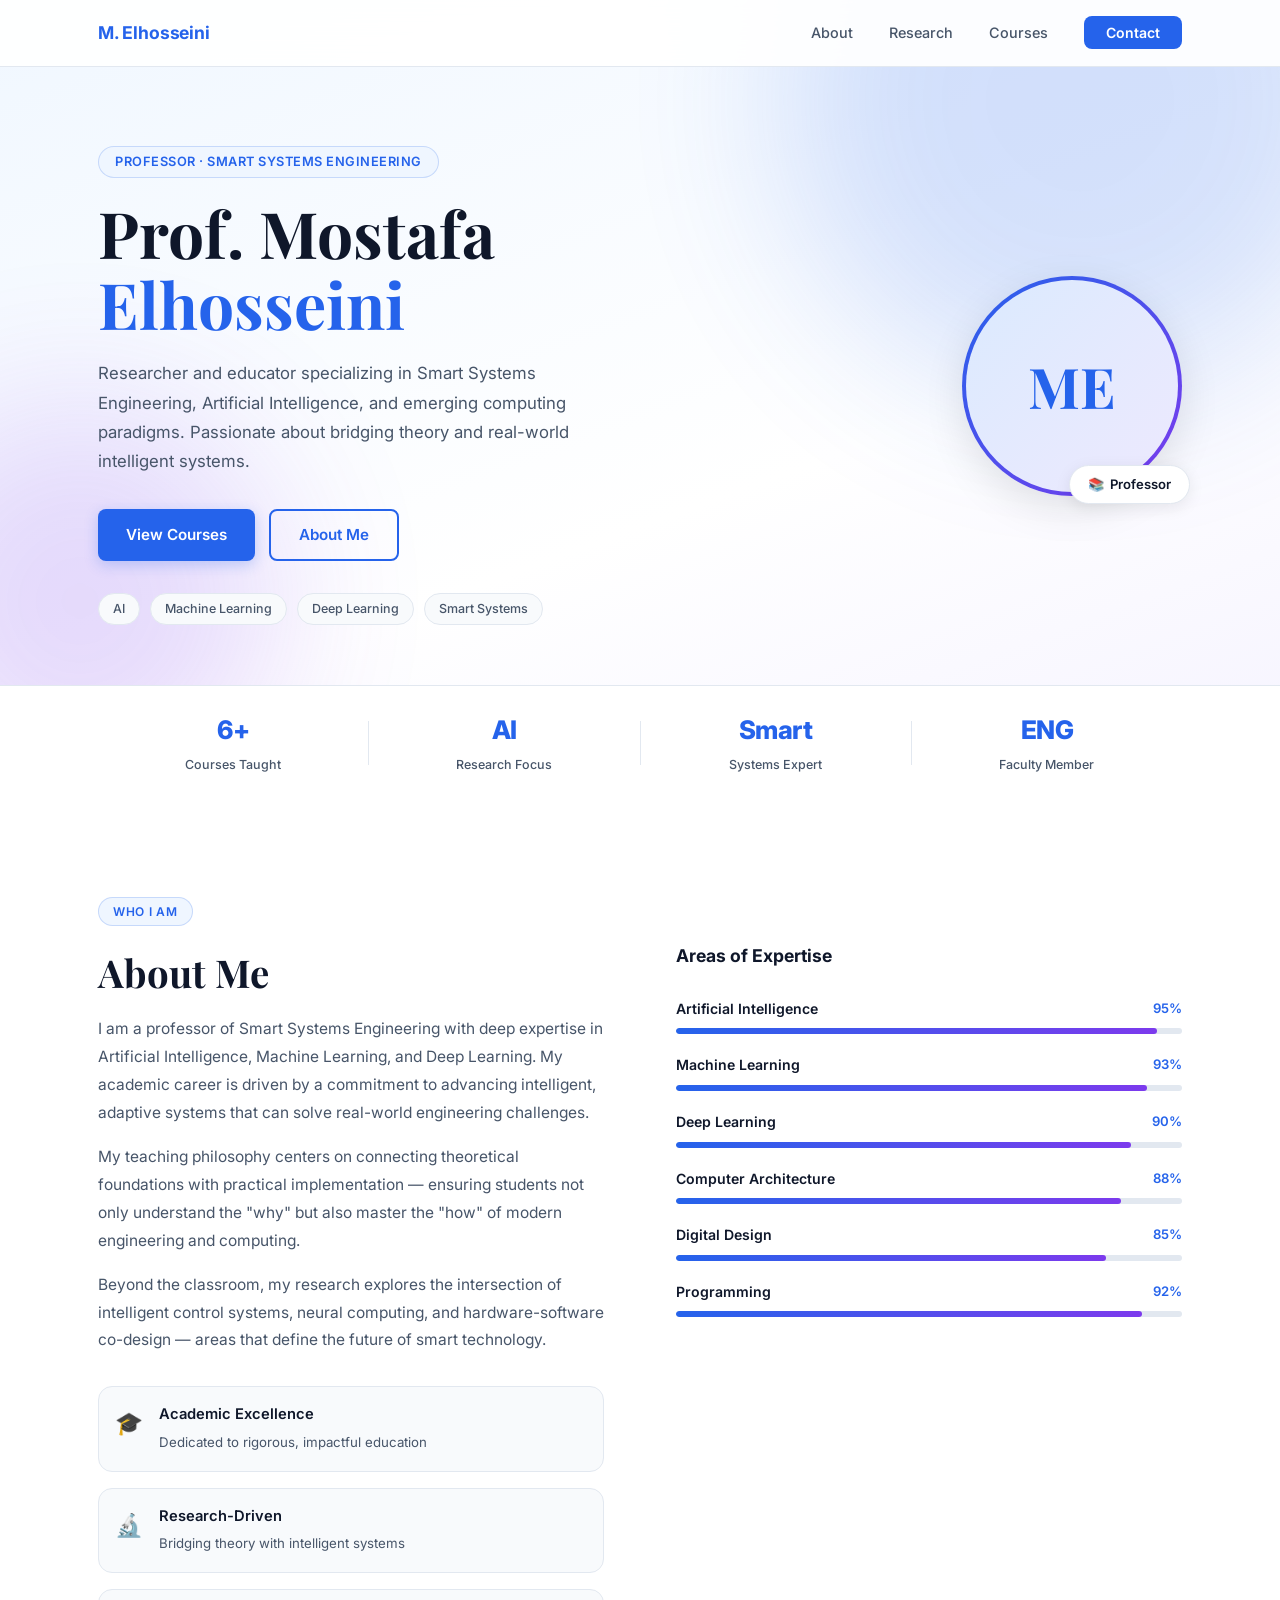
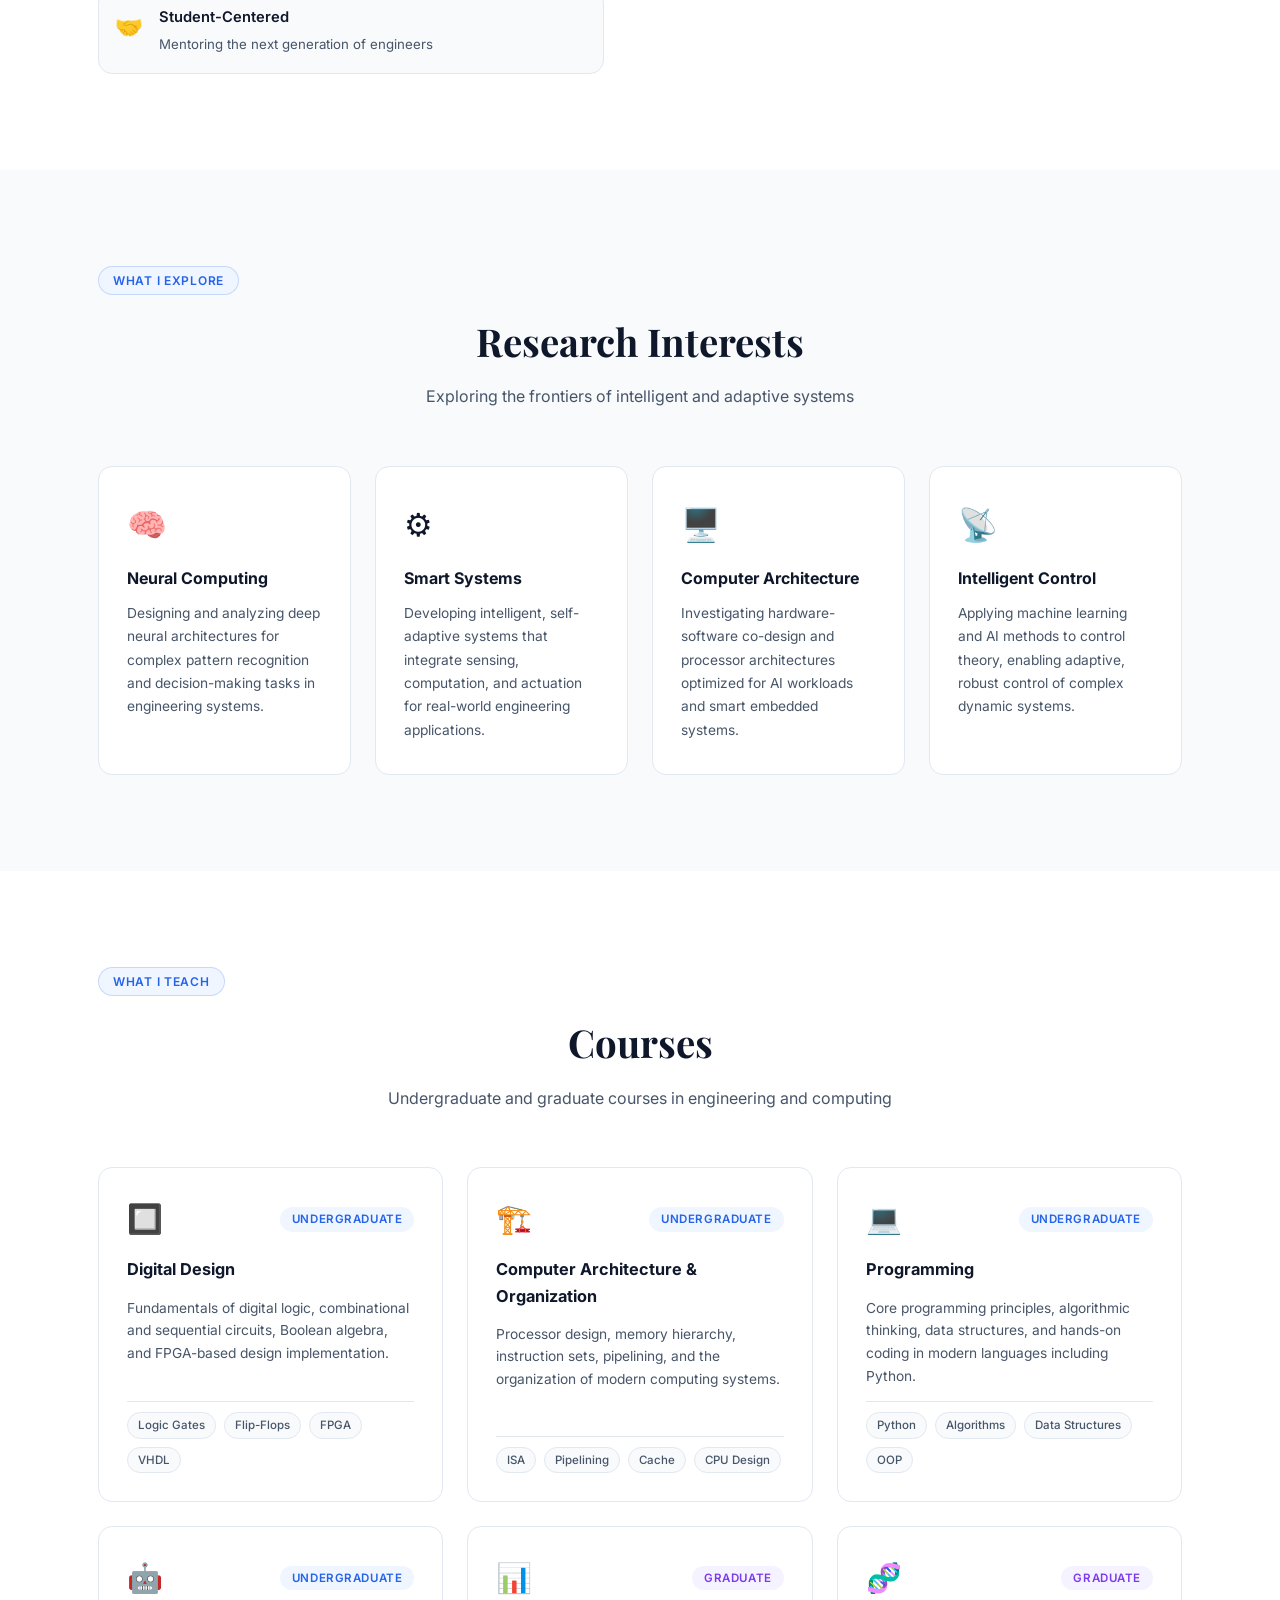
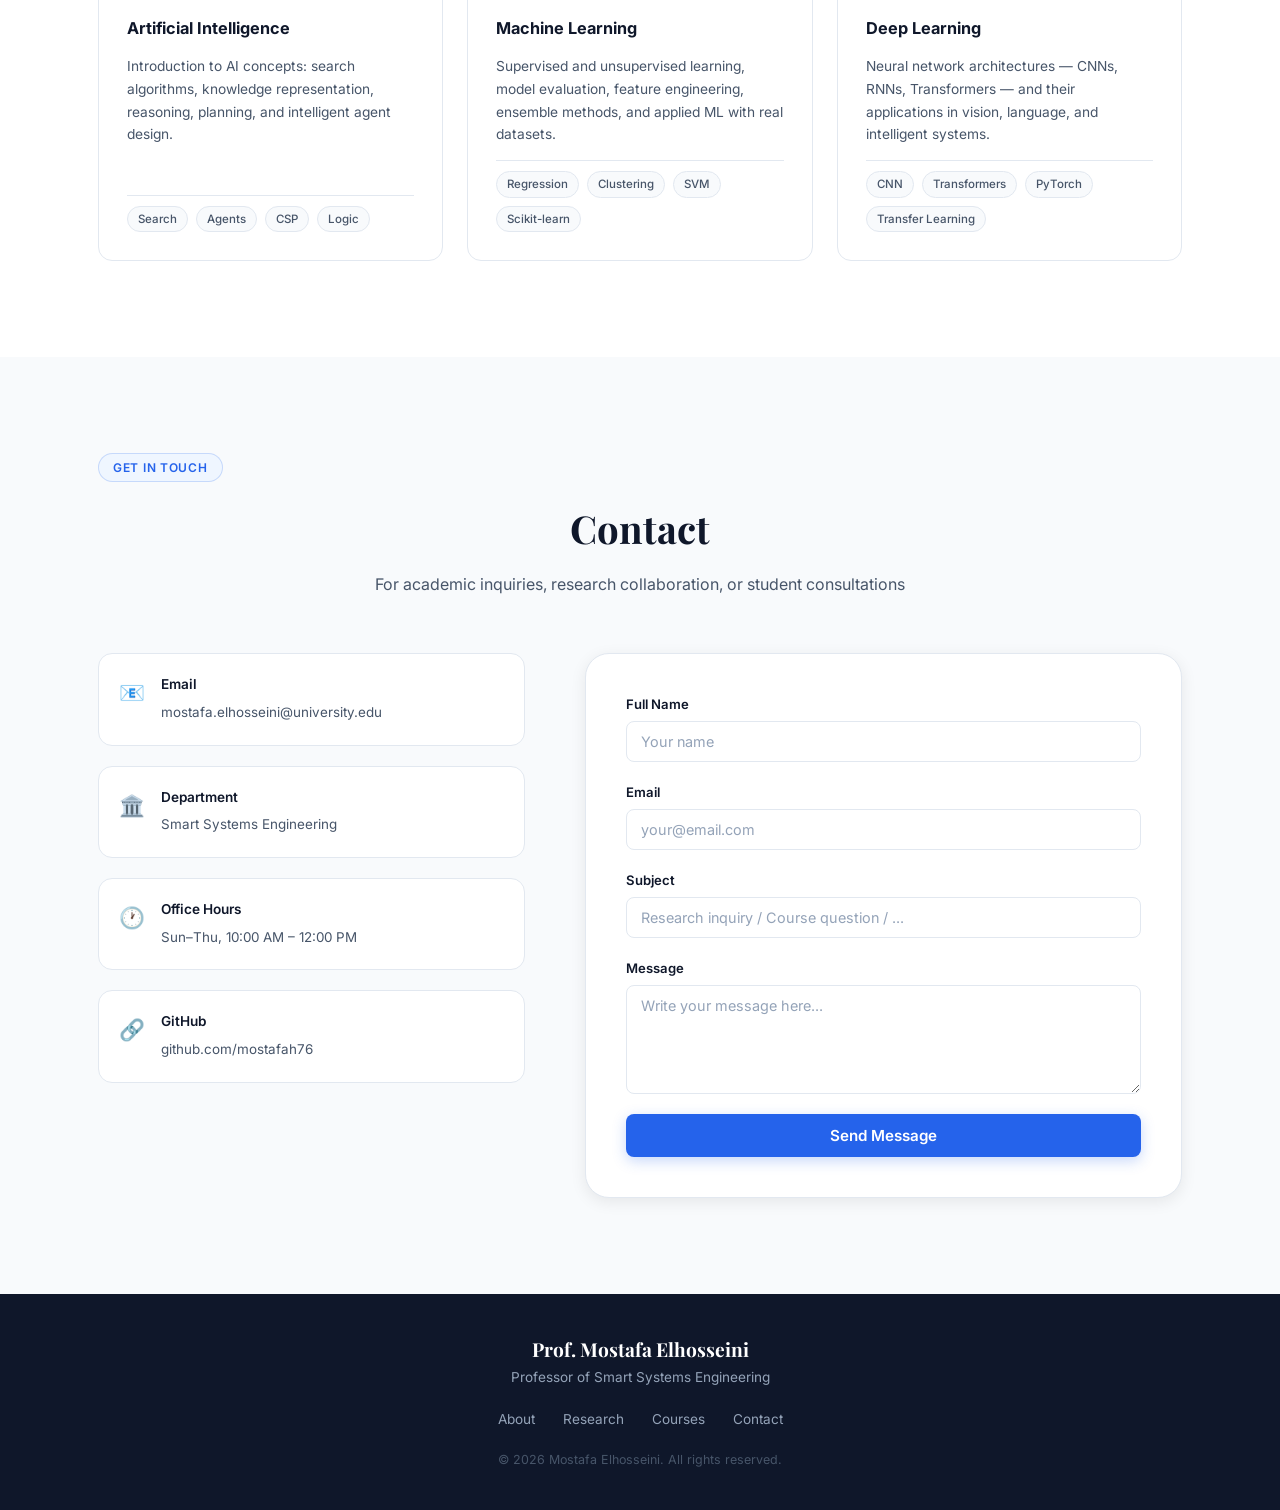
<file: personal-website/index.html>
<!DOCTYPE html>
<html lang="en">
<head>
  <meta charset="UTF-8" />
  <meta name="viewport" content="width=device-width, initial-scale=1.0" />
  <title>Prof. Mostafa Elhosseini — Smart Systems Engineering</title>
  <link rel="stylesheet" href="css/style.css" />
  <link rel="preconnect" href="https://fonts.googleapis.com" />
  <link href="https://fonts.googleapis.com/css2?family=Inter:wght@300;400;500;600;700;800&family=Playfair+Display:wght@600;700&display=swap" rel="stylesheet" />
</head>
<body>

  <!-- NAV -->
  <nav class="navbar" id="navbar">
    <div class="nav-container">
      <a class="nav-brand" href="#">M. Elhosseini</a>
      <ul class="nav-links" id="navLinks">
        <li><a href="#about">About</a></li>
        <li><a href="#research">Research</a></li>
        <li><a href="#courses">Courses</a></li>
        <li><a href="#contact" class="btn-nav">Contact</a></li>
      </ul>
      <button class="hamburger" id="hamburger" aria-label="Menu">
        <span></span><span></span><span></span>
      </button>
    </div>
  </nav>

  <!-- HERO -->
  <header class="hero" id="hero">
    <div class="hero-bg-shape shape1"></div>
    <div class="hero-bg-shape shape2"></div>
    <div class="container hero-inner">
      <div class="hero-text">
        <p class="hero-label">Professor · Smart Systems Engineering</p>
        <h1 class="hero-name">Prof. Mostafa<br /><span class="accent-text">Elhosseini</span></h1>
        <p class="hero-bio">
          Researcher and educator specializing in Smart Systems Engineering, Artificial Intelligence, and emerging computing paradigms. Passionate about bridging theory and real-world intelligent systems.
        </p>
        <div class="hero-actions">
          <a href="#courses" class="btn btn-primary">View Courses</a>
          <a href="#about" class="btn btn-outline">About Me</a>
        </div>
        <div class="hero-tags">
          <span>AI</span>
          <span>Machine Learning</span>
          <span>Deep Learning</span>
          <span>Smart Systems</span>
        </div>
      </div>
      <div class="hero-avatar">
        <div class="avatar-ring">
          <div class="avatar-placeholder">
            <span class="avatar-initials">ME</span>
          </div>
        </div>
        <div class="avatar-badge"><span>📚</span> Professor</div>
      </div>
    </div>
    <div class="hero-stats-bar">
      <div class="container hero-stats">
        <div class="stat-item">
          <span class="stat-num">6+</span>
          <span class="stat-label">Courses Taught</span>
        </div>
        <div class="stat-sep"></div>
        <div class="stat-item">
          <span class="stat-num">AI</span>
          <span class="stat-label">Research Focus</span>
        </div>
        <div class="stat-sep"></div>
        <div class="stat-item">
          <span class="stat-num">Smart</span>
          <span class="stat-label">Systems Expert</span>
        </div>
        <div class="stat-sep"></div>
        <div class="stat-item">
          <span class="stat-num">ENG</span>
          <span class="stat-label">Faculty Member</span>
        </div>
      </div>
    </div>
  </header>

  <!-- ABOUT -->
  <section class="section" id="about">
    <div class="container">
      <div class="section-label">Who I Am</div>
      <div class="about-grid">
        <div class="about-text">
          <h2 class="section-title">About Me</h2>
          <p>
            I am a professor of Smart Systems Engineering with deep expertise in Artificial Intelligence, Machine Learning, and Deep Learning. My academic career is driven by a commitment to advancing intelligent, adaptive systems that can solve real-world engineering challenges.
          </p>
          <p>
            My teaching philosophy centers on connecting theoretical foundations with practical implementation — ensuring students not only understand the "why" but also master the "how" of modern engineering and computing.
          </p>
          <p>
            Beyond the classroom, my research explores the intersection of intelligent control systems, neural computing, and hardware-software co-design — areas that define the future of smart technology.
          </p>
          <div class="about-highlights">
            <div class="highlight-item">
              <div class="highlight-icon">🎓</div>
              <div>
                <strong>Academic Excellence</strong>
                <span>Dedicated to rigorous, impactful education</span>
              </div>
            </div>
            <div class="highlight-item">
              <div class="highlight-icon">🔬</div>
              <div>
                <strong>Research-Driven</strong>
                <span>Bridging theory with intelligent systems</span>
              </div>
            </div>
            <div class="highlight-item">
              <div class="highlight-icon">🤝</div>
              <div>
                <strong>Student-Centered</strong>
                <span>Mentoring the next generation of engineers</span>
              </div>
            </div>
          </div>
        </div>
        <div class="about-expertise">
          <h3>Areas of Expertise</h3>
          <div class="expertise-list">
            <div class="expertise-item">
              <div class="exp-header">
                <span class="exp-name">Artificial Intelligence</span>
                <span class="exp-pct">95%</span>
              </div>
              <div class="exp-bar"><div class="exp-fill" style="width:95%"></div></div>
            </div>
            <div class="expertise-item">
              <div class="exp-header">
                <span class="exp-name">Machine Learning</span>
                <span class="exp-pct">93%</span>
              </div>
              <div class="exp-bar"><div class="exp-fill" style="width:93%"></div></div>
            </div>
            <div class="expertise-item">
              <div class="exp-header">
                <span class="exp-name">Deep Learning</span>
                <span class="exp-pct">90%</span>
              </div>
              <div class="exp-bar"><div class="exp-fill" style="width:90%"></div></div>
            </div>
            <div class="expertise-item">
              <div class="exp-header">
                <span class="exp-name">Computer Architecture</span>
                <span class="exp-pct">88%</span>
              </div>
              <div class="exp-bar"><div class="exp-fill" style="width:88%"></div></div>
            </div>
            <div class="expertise-item">
              <div class="exp-header">
                <span class="exp-name">Digital Design</span>
                <span class="exp-pct">85%</span>
              </div>
              <div class="exp-bar"><div class="exp-fill" style="width:85%"></div></div>
            </div>
            <div class="expertise-item">
              <div class="exp-header">
                <span class="exp-name">Programming</span>
                <span class="exp-pct">92%</span>
              </div>
              <div class="exp-bar"><div class="exp-fill" style="width:92%"></div></div>
            </div>
          </div>
        </div>
      </div>
    </div>
  </section>

  <!-- RESEARCH INTERESTS -->
  <section class="section section-alt" id="research">
    <div class="container">
      <div class="section-label">What I Explore</div>
      <h2 class="section-title centered">Research Interests</h2>
      <p class="section-sub centered">Exploring the frontiers of intelligent and adaptive systems</p>
      <div class="research-grid">
        <div class="research-card">
          <div class="rc-icon">🧠</div>
          <h3>Neural Computing</h3>
          <p>Designing and analyzing deep neural architectures for complex pattern recognition and decision-making tasks in engineering systems.</p>
        </div>
        <div class="research-card">
          <div class="rc-icon">⚙️</div>
          <h3>Smart Systems</h3>
          <p>Developing intelligent, self-adaptive systems that integrate sensing, computation, and actuation for real-world engineering applications.</p>
        </div>
        <div class="research-card">
          <div class="rc-icon">🖥️</div>
          <h3>Computer Architecture</h3>
          <p>Investigating hardware-software co-design and processor architectures optimized for AI workloads and smart embedded systems.</p>
        </div>
        <div class="research-card">
          <div class="rc-icon">📡</div>
          <h3>Intelligent Control</h3>
          <p>Applying machine learning and AI methods to control theory, enabling adaptive, robust control of complex dynamic systems.</p>
        </div>
      </div>
    </div>
  </section>

  <!-- COURSES -->
  <section class="section" id="courses">
    <div class="container">
      <div class="section-label">What I Teach</div>
      <h2 class="section-title centered">Courses</h2>
      <p class="section-sub centered">Undergraduate and graduate courses in engineering and computing</p>
      <div class="courses-grid">

        <div class="course-card" data-level="undergraduate">
          <div class="course-top">
            <div class="course-icon">🔲</div>
            <span class="course-level level-ug">Undergraduate</span>
          </div>
          <h3>Digital Design</h3>
          <p>Fundamentals of digital logic, combinational and sequential circuits, Boolean algebra, and FPGA-based design implementation.</p>
          <div class="course-topics">
            <span>Logic Gates</span>
            <span>Flip-Flops</span>
            <span>FPGA</span>
            <span>VHDL</span>
          </div>
        </div>

        <div class="course-card" data-level="undergraduate">
          <div class="course-top">
            <div class="course-icon">🏗️</div>
            <span class="course-level level-ug">Undergraduate</span>
          </div>
          <h3>Computer Architecture &amp; Organization</h3>
          <p>Processor design, memory hierarchy, instruction sets, pipelining, and the organization of modern computing systems.</p>
          <div class="course-topics">
            <span>ISA</span>
            <span>Pipelining</span>
            <span>Cache</span>
            <span>CPU Design</span>
          </div>
        </div>

        <div class="course-card" data-level="undergraduate">
          <div class="course-top">
            <div class="course-icon">💻</div>
            <span class="course-level level-ug">Undergraduate</span>
          </div>
          <h3>Programming</h3>
          <p>Core programming principles, algorithmic thinking, data structures, and hands-on coding in modern languages including Python.</p>
          <div class="course-topics">
            <span>Python</span>
            <span>Algorithms</span>
            <span>Data Structures</span>
            <span>OOP</span>
          </div>
        </div>

        <div class="course-card" data-level="undergraduate">
          <div class="course-top">
            <div class="course-icon">🤖</div>
            <span class="course-level level-ug">Undergraduate</span>
          </div>
          <h3>Artificial Intelligence</h3>
          <p>Introduction to AI concepts: search algorithms, knowledge representation, reasoning, planning, and intelligent agent design.</p>
          <div class="course-topics">
            <span>Search</span>
            <span>Agents</span>
            <span>CSP</span>
            <span>Logic</span>
          </div>
        </div>

        <div class="course-card" data-level="graduate">
          <div class="course-top">
            <div class="course-icon">📊</div>
            <span class="course-level level-grad">Graduate</span>
          </div>
          <h3>Machine Learning</h3>
          <p>Supervised and unsupervised learning, model evaluation, feature engineering, ensemble methods, and applied ML with real datasets.</p>
          <div class="course-topics">
            <span>Regression</span>
            <span>Clustering</span>
            <span>SVM</span>
            <span>Scikit-learn</span>
          </div>
        </div>

        <div class="course-card" data-level="graduate">
          <div class="course-top">
            <div class="course-icon">🧬</div>
            <span class="course-level level-grad">Graduate</span>
          </div>
          <h3>Deep Learning</h3>
          <p>Neural network architectures — CNNs, RNNs, Transformers — and their applications in vision, language, and intelligent systems.</p>
          <div class="course-topics">
            <span>CNN</span>
            <span>Transformers</span>
            <span>PyTorch</span>
            <span>Transfer Learning</span>
          </div>
        </div>

      </div>
    </div>
  </section>

  <!-- CONTACT -->
  <section class="section section-alt" id="contact">
    <div class="container">
      <div class="section-label">Get in Touch</div>
      <h2 class="section-title centered">Contact</h2>
      <p class="section-sub centered">For academic inquiries, research collaboration, or student consultations</p>
      <div class="contact-grid">
        <div class="contact-info">
          <div class="contact-item">
            <div class="contact-icon">📧</div>
            <div>
              <strong>Email</strong>
              <span>mostafa.elhosseini@university.edu</span>
            </div>
          </div>
          <div class="contact-item">
            <div class="contact-icon">🏛️</div>
            <div>
              <strong>Department</strong>
              <span>Smart Systems Engineering</span>
            </div>
          </div>
          <div class="contact-item">
            <div class="contact-icon">🕐</div>
            <div>
              <strong>Office Hours</strong>
              <span>Sun–Thu, 10:00 AM – 12:00 PM</span>
            </div>
          </div>
          <div class="contact-item">
            <div class="contact-icon">🔗</div>
            <div>
              <strong>GitHub</strong>
              <span>github.com/mostafah76</span>
            </div>
          </div>
        </div>
        <form class="contact-form" onsubmit="handleContactSubmit(event)">
          <div class="form-group">
            <label for="name">Full Name</label>
            <input type="text" id="name" placeholder="Your name" required />
          </div>
          <div class="form-group">
            <label for="email">Email</label>
            <input type="email" id="email" placeholder="your@email.com" required />
          </div>
          <div class="form-group">
            <label for="subject">Subject</label>
            <input type="text" id="subject" placeholder="Research inquiry / Course question / ..." required />
          </div>
          <div class="form-group">
            <label for="message">Message</label>
            <textarea id="message" rows="5" placeholder="Write your message here..." required></textarea>
          </div>
          <button type="submit" class="btn btn-primary btn-full">Send Message</button>
          <div class="form-success" id="formSuccess" style="display:none;">
            ✅ Message sent successfully! I'll get back to you soon.
          </div>
        </form>
      </div>
    </div>
  </section>

  <!-- FOOTER -->
  <footer class="footer">
    <div class="container footer-inner">
      <div class="footer-left">
        <p class="footer-name">Prof. Mostafa Elhosseini</p>
        <p class="footer-role">Professor of Smart Systems Engineering</p>
      </div>
      <div class="footer-links">
        <a href="#about">About</a>
        <a href="#research">Research</a>
        <a href="#courses">Courses</a>
        <a href="#contact">Contact</a>
      </div>
      <p class="footer-copy">&copy; 2026 Mostafa Elhosseini. All rights reserved.</p>
    </div>
  </footer>

  <script src="js/main.js"></script>
</body>
</html>
</file>
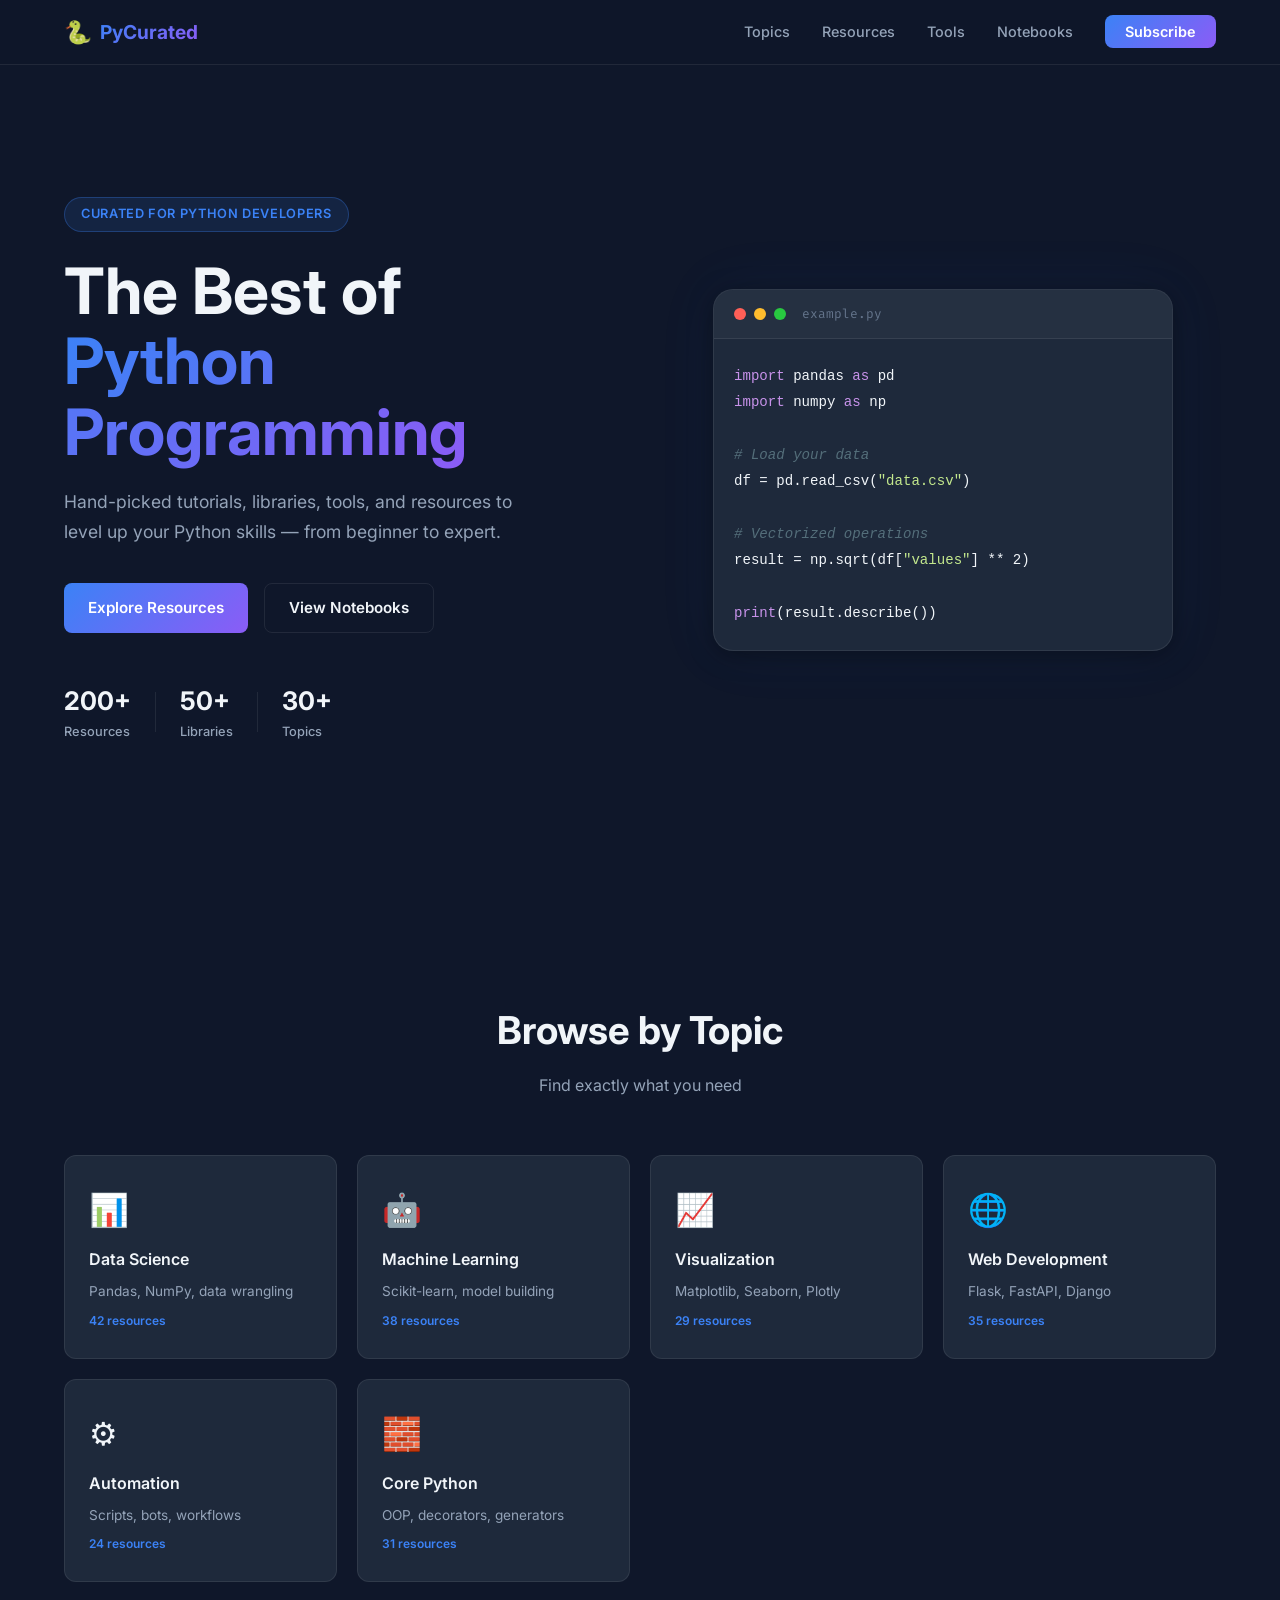
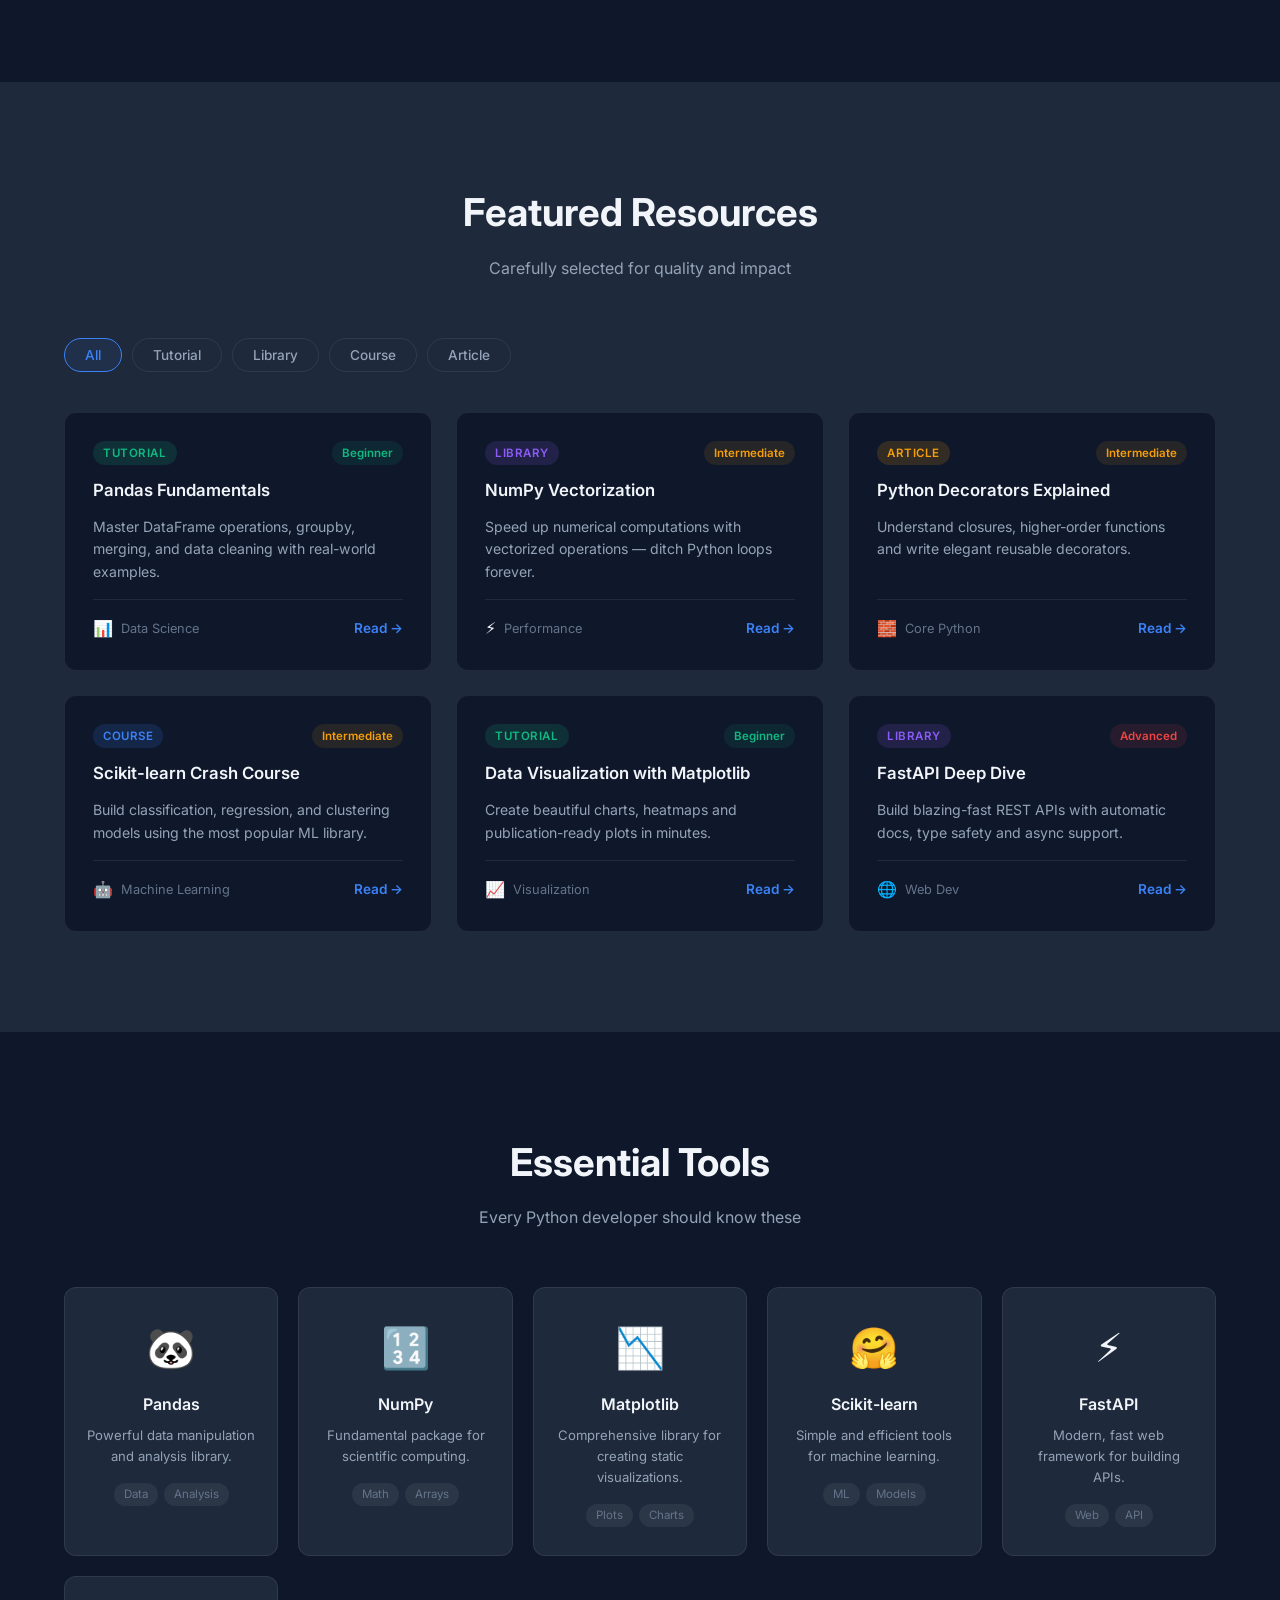
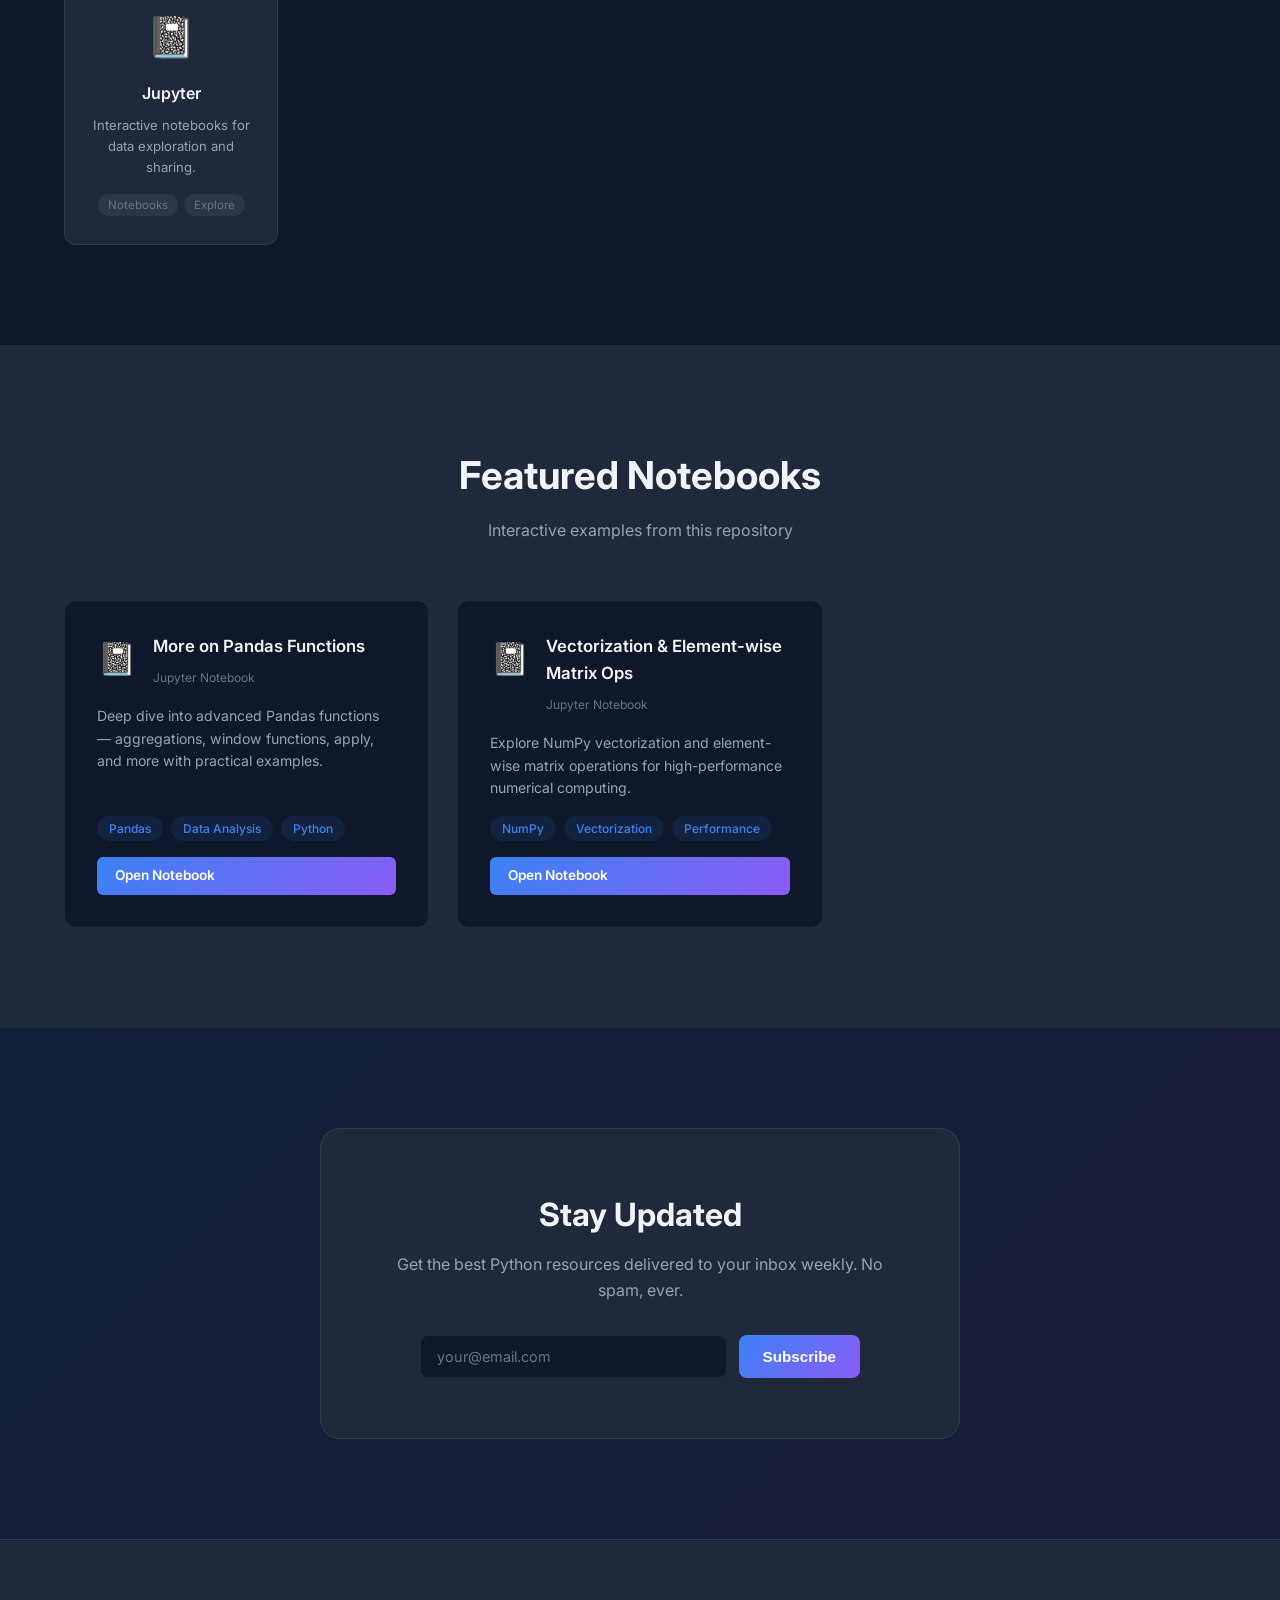
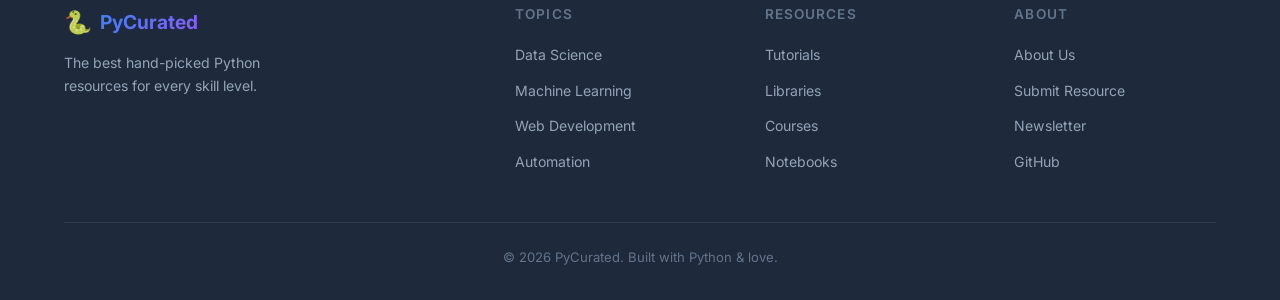
<file: website/index.html>
<!DOCTYPE html>
<html lang="en">
<head>
  <meta charset="UTF-8" />
  <meta name="viewport" content="width=device-width, initial-scale=1.0" />
  <title>PyCurated — The Best of Python</title>
  <link rel="stylesheet" href="css/style.css" />
  <link rel="preconnect" href="https://fonts.googleapis.com" />
  <link href="https://fonts.googleapis.com/css2?family=Inter:wght@300;400;500;600;700&family=Fira+Code:wght@400;500&display=swap" rel="stylesheet" />
</head>
<body>

  <!-- NAV -->
  <nav class="navbar">
    <div class="nav-container">
      <a class="nav-brand" href="#">
        <span class="brand-icon">🐍</span>
        <span class="brand-text">PyCurated</span>
      </a>
      <ul class="nav-links">
        <li><a href="#topics">Topics</a></li>
        <li><a href="#resources">Resources</a></li>
        <li><a href="#tools">Tools</a></li>
        <li><a href="#notebooks">Notebooks</a></li>
        <li><a href="#newsletter" class="btn-nav">Subscribe</a></li>
      </ul>
      <button class="hamburger" id="hamburger" aria-label="Menu">
        <span></span><span></span><span></span>
      </button>
    </div>
  </nav>

  <!-- HERO -->
  <header class="hero">
    <div class="hero-content">
      <div class="hero-badge">Curated for Python Developers</div>
      <h1 class="hero-title">
        The Best of<br />
        <span class="gradient-text">Python Programming</span>
      </h1>
      <p class="hero-subtitle">
        Hand-picked tutorials, libraries, tools, and resources to level up your Python skills — from beginner to expert.
      </p>
      <div class="hero-actions">
        <a href="#resources" class="btn btn-primary">Explore Resources</a>
        <a href="#notebooks" class="btn btn-outline">View Notebooks</a>
      </div>
      <div class="hero-stats">
        <div class="stat"><span class="stat-num">200+</span><span class="stat-label">Resources</span></div>
        <div class="stat-divider"></div>
        <div class="stat"><span class="stat-num">50+</span><span class="stat-label">Libraries</span></div>
        <div class="stat-divider"></div>
        <div class="stat"><span class="stat-num">30+</span><span class="stat-label">Topics</span></div>
      </div>
    </div>
    <div class="hero-visual">
      <div class="code-card">
        <div class="code-header">
          <span class="dot red"></span>
          <span class="dot yellow"></span>
          <span class="dot green"></span>
          <span class="code-filename">example.py</span>
        </div>
        <pre class="code-body"><code><span class="kw">import</span> pandas <span class="kw">as</span> pd
<span class="kw">import</span> numpy <span class="kw">as</span> np

<span class="com"># Load your data</span>
df = pd.read_csv(<span class="str">"data.csv"</span>)

<span class="com"># Vectorized operations</span>
result = np.sqrt(df[<span class="str">"values"</span>] ** 2)

<span class="kw">print</span>(result.describe())</code></pre>
      </div>
    </div>
  </header>

  <!-- TOPICS -->
  <section class="section" id="topics">
    <div class="container">
      <div class="section-header">
        <h2 class="section-title">Browse by Topic</h2>
        <p class="section-subtitle">Find exactly what you need</p>
      </div>
      <div class="topics-grid">
        <a class="topic-card" href="#resources" data-filter="data">
          <div class="topic-icon">📊</div>
          <h3>Data Science</h3>
          <p>Pandas, NumPy, data wrangling</p>
          <span class="topic-count">42 resources</span>
        </a>
        <a class="topic-card" href="#resources" data-filter="ml">
          <div class="topic-icon">🤖</div>
          <h3>Machine Learning</h3>
          <p>Scikit-learn, model building</p>
          <span class="topic-count">38 resources</span>
        </a>
        <a class="topic-card" href="#resources" data-filter="viz">
          <div class="topic-icon">📈</div>
          <h3>Visualization</h3>
          <p>Matplotlib, Seaborn, Plotly</p>
          <span class="topic-count">29 resources</span>
        </a>
        <a class="topic-card" href="#resources" data-filter="web">
          <div class="topic-icon">🌐</div>
          <h3>Web Development</h3>
          <p>Flask, FastAPI, Django</p>
          <span class="topic-count">35 resources</span>
        </a>
        <a class="topic-card" href="#resources" data-filter="automation">
          <div class="topic-icon">⚙️</div>
          <h3>Automation</h3>
          <p>Scripts, bots, workflows</p>
          <span class="topic-count">24 resources</span>
        </a>
        <a class="topic-card" href="#resources" data-filter="core">
          <div class="topic-icon">🧱</div>
          <h3>Core Python</h3>
          <p>OOP, decorators, generators</p>
          <span class="topic-count">31 resources</span>
        </a>
      </div>
    </div>
  </section>

  <!-- FEATURED RESOURCES -->
  <section class="section section-alt" id="resources">
    <div class="container">
      <div class="section-header">
        <h2 class="section-title">Featured Resources</h2>
        <p class="section-subtitle">Carefully selected for quality and impact</p>
      </div>
      <div class="filter-bar">
        <button class="filter-btn active" data-tag="all">All</button>
        <button class="filter-btn" data-tag="tutorial">Tutorial</button>
        <button class="filter-btn" data-tag="library">Library</button>
        <button class="filter-btn" data-tag="course">Course</button>
        <button class="filter-btn" data-tag="article">Article</button>
      </div>
      <div class="resources-grid" id="resourcesGrid">

        <article class="resource-card" data-tags="tutorial data">
          <div class="resource-meta">
            <span class="tag tag-tutorial">Tutorial</span>
            <span class="resource-level level-beginner">Beginner</span>
          </div>
          <h3>Pandas Fundamentals</h3>
          <p>Master DataFrame operations, groupby, merging, and data cleaning with real-world examples.</p>
          <div class="resource-footer">
            <span class="resource-icon">📊</span>
            <span class="resource-topic">Data Science</span>
            <a href="#" class="resource-link">Read &rarr;</a>
          </div>
        </article>

        <article class="resource-card" data-tags="library data">
          <div class="resource-meta">
            <span class="tag tag-library">Library</span>
            <span class="resource-level level-intermediate">Intermediate</span>
          </div>
          <h3>NumPy Vectorization</h3>
          <p>Speed up numerical computations with vectorized operations — ditch Python loops forever.</p>
          <div class="resource-footer">
            <span class="resource-icon">⚡</span>
            <span class="resource-topic">Performance</span>
            <a href="#" class="resource-link">Read &rarr;</a>
          </div>
        </article>

        <article class="resource-card" data-tags="article core">
          <div class="resource-meta">
            <span class="tag tag-article">Article</span>
            <span class="resource-level level-intermediate">Intermediate</span>
          </div>
          <h3>Python Decorators Explained</h3>
          <p>Understand closures, higher-order functions and write elegant reusable decorators.</p>
          <div class="resource-footer">
            <span class="resource-icon">🧱</span>
            <span class="resource-topic">Core Python</span>
            <a href="#" class="resource-link">Read &rarr;</a>
          </div>
        </article>

        <article class="resource-card" data-tags="course ml">
          <div class="resource-meta">
            <span class="tag tag-course">Course</span>
            <span class="resource-level level-intermediate">Intermediate</span>
          </div>
          <h3>Scikit-learn Crash Course</h3>
          <p>Build classification, regression, and clustering models using the most popular ML library.</p>
          <div class="resource-footer">
            <span class="resource-icon">🤖</span>
            <span class="resource-topic">Machine Learning</span>
            <a href="#" class="resource-link">Read &rarr;</a>
          </div>
        </article>

        <article class="resource-card" data-tags="tutorial viz">
          <div class="resource-meta">
            <span class="tag tag-tutorial">Tutorial</span>
            <span class="resource-level level-beginner">Beginner</span>
          </div>
          <h3>Data Visualization with Matplotlib</h3>
          <p>Create beautiful charts, heatmaps and publication-ready plots in minutes.</p>
          <div class="resource-footer">
            <span class="resource-icon">📈</span>
            <span class="resource-topic">Visualization</span>
            <a href="#" class="resource-link">Read &rarr;</a>
          </div>
        </article>

        <article class="resource-card" data-tags="library web">
          <div class="resource-meta">
            <span class="tag tag-library">Library</span>
            <span class="resource-level level-advanced">Advanced</span>
          </div>
          <h3>FastAPI Deep Dive</h3>
          <p>Build blazing-fast REST APIs with automatic docs, type safety and async support.</p>
          <div class="resource-footer">
            <span class="resource-icon">🌐</span>
            <span class="resource-topic">Web Dev</span>
            <a href="#" class="resource-link">Read &rarr;</a>
          </div>
        </article>

      </div>
    </div>
  </section>

  <!-- TOOLS -->
  <section class="section" id="tools">
    <div class="container">
      <div class="section-header">
        <h2 class="section-title">Essential Tools</h2>
        <p class="section-subtitle">Every Python developer should know these</p>
      </div>
      <div class="tools-grid">
        <div class="tool-card">
          <div class="tool-logo">🐼</div>
          <h3>Pandas</h3>
          <p>Powerful data manipulation and analysis library.</p>
          <div class="tool-tags"><span>Data</span><span>Analysis</span></div>
        </div>
        <div class="tool-card">
          <div class="tool-logo">🔢</div>
          <h3>NumPy</h3>
          <p>Fundamental package for scientific computing.</p>
          <div class="tool-tags"><span>Math</span><span>Arrays</span></div>
        </div>
        <div class="tool-card">
          <div class="tool-logo">📉</div>
          <h3>Matplotlib</h3>
          <p>Comprehensive library for creating static visualizations.</p>
          <div class="tool-tags"><span>Plots</span><span>Charts</span></div>
        </div>
        <div class="tool-card">
          <div class="tool-logo">🤗</div>
          <h3>Scikit-learn</h3>
          <p>Simple and efficient tools for machine learning.</p>
          <div class="tool-tags"><span>ML</span><span>Models</span></div>
        </div>
        <div class="tool-card">
          <div class="tool-logo">⚡</div>
          <h3>FastAPI</h3>
          <p>Modern, fast web framework for building APIs.</p>
          <div class="tool-tags"><span>Web</span><span>API</span></div>
        </div>
        <div class="tool-card">
          <div class="tool-logo">📓</div>
          <h3>Jupyter</h3>
          <p>Interactive notebooks for data exploration and sharing.</p>
          <div class="tool-tags"><span>Notebooks</span><span>Explore</span></div>
        </div>
      </div>
    </div>
  </section>

  <!-- NOTEBOOKS SHOWCASE -->
  <section class="section section-alt" id="notebooks">
    <div class="container">
      <div class="section-header">
        <h2 class="section-title">Featured Notebooks</h2>
        <p class="section-subtitle">Interactive examples from this repository</p>
      </div>
      <div class="notebooks-grid">
        <div class="notebook-card">
          <div class="notebook-header">
            <span class="notebook-icon">📓</span>
            <div>
              <h3>More on Pandas Functions</h3>
              <span class="notebook-type">Jupyter Notebook</span>
            </div>
          </div>
          <p>Deep dive into advanced Pandas functions — aggregations, window functions, apply, and more with practical examples.</p>
          <div class="notebook-tags">
            <span>Pandas</span>
            <span>Data Analysis</span>
            <span>Python</span>
          </div>
          <a href="More on Pandas functions.ipynb" class="btn btn-sm">Open Notebook</a>
        </div>
        <div class="notebook-card">
          <div class="notebook-header">
            <span class="notebook-icon">📓</span>
            <div>
              <h3>Vectorization &amp; Element-wise Matrix Ops</h3>
              <span class="notebook-type">Jupyter Notebook</span>
            </div>
          </div>
          <p>Explore NumPy vectorization and element-wise matrix operations for high-performance numerical computing.</p>
          <div class="notebook-tags">
            <span>NumPy</span>
            <span>Vectorization</span>
            <span>Performance</span>
          </div>
          <a href="vectorization  element wise matrix .ipynb" class="btn btn-sm">Open Notebook</a>
        </div>
      </div>
    </div>
  </section>

  <!-- NEWSLETTER -->
  <section class="section newsletter-section" id="newsletter">
    <div class="container">
      <div class="newsletter-box">
        <div class="newsletter-content">
          <h2>Stay Updated</h2>
          <p>Get the best Python resources delivered to your inbox weekly. No spam, ever.</p>
        </div>
        <form class="newsletter-form" onsubmit="handleSubscribe(event)">
          <input type="email" placeholder="your@email.com" required class="newsletter-input" />
          <button type="submit" class="btn btn-primary">Subscribe</button>
        </form>
        <div class="newsletter-success" id="newsletterSuccess" style="display:none;">
          Thanks for subscribing! Check your inbox.
        </div>
      </div>
    </div>
  </section>

  <!-- FOOTER -->
  <footer class="footer">
    <div class="container">
      <div class="footer-grid">
        <div class="footer-brand">
          <a href="#" class="nav-brand">
            <span class="brand-icon">🐍</span>
            <span class="brand-text">PyCurated</span>
          </a>
          <p>The best hand-picked Python resources for every skill level.</p>
        </div>
        <div class="footer-links">
          <h4>Topics</h4>
          <ul>
            <li><a href="#topics">Data Science</a></li>
            <li><a href="#topics">Machine Learning</a></li>
            <li><a href="#topics">Web Development</a></li>
            <li><a href="#topics">Automation</a></li>
          </ul>
        </div>
        <div class="footer-links">
          <h4>Resources</h4>
          <ul>
            <li><a href="#resources">Tutorials</a></li>
            <li><a href="#resources">Libraries</a></li>
            <li><a href="#resources">Courses</a></li>
            <li><a href="#notebooks">Notebooks</a></li>
          </ul>
        </div>
        <div class="footer-links">
          <h4>About</h4>
          <ul>
            <li><a href="#">About Us</a></li>
            <li><a href="#">Submit Resource</a></li>
            <li><a href="#">Newsletter</a></li>
            <li><a href="#">GitHub</a></li>
          </ul>
        </div>
      </div>
      <div class="footer-bottom">
        <p>&copy; 2026 PyCurated. Built with Python &amp; love.</p>
      </div>
    </div>
  </footer>

  <script src="js/main.js"></script>
</body>
</html>
</file>
<file: personal-website/css/style.css>
/* ===== RESET & BASE ===== */
*, *::before, *::after { box-sizing: border-box; margin: 0; padding: 0; }

:root {
  --primary:     #2563eb;
  --primary-lt:  #3b82f6;
  --primary-bg:  #eff6ff;
  --accent:      #7c3aed;
  --green:       #059669;
  --bg:          #ffffff;
  --bg-alt:      #f8fafc;
  --bg-card:     #ffffff;
  --border:      #e2e8f0;
  --text:        #0f172a;
  --text-muted:  #475569;
  --text-dim:    #94a3b8;
  --radius:      14px;
  --radius-lg:   24px;
  --shadow-sm:   0 1px 3px rgba(0,0,0,0.08), 0 1px 2px rgba(0,0,0,0.04);
  --shadow:      0 4px 16px rgba(0,0,0,0.08);
  --shadow-lg:   0 12px 40px rgba(0,0,0,0.1);
  --font:        'Inter', system-ui, sans-serif;
  --font-serif:  'Playfair Display', Georgia, serif;
}

html { scroll-behavior: smooth; }

body {
  font-family: var(--font);
  background: var(--bg);
  color: var(--text);
  line-height: 1.6;
  overflow-x: hidden;
}

a { color: inherit; text-decoration: none; }

/* ===== UTILITIES ===== */
.container {
  max-width: 1140px;
  margin: 0 auto;
  padding: 0 28px;
}

.accent-text {
  color: var(--primary);
}

.btn {
  display: inline-flex;
  align-items: center;
  gap: 8px;
  padding: 12px 28px;
  border-radius: 8px;
  font-size: 0.95rem;
  font-weight: 600;
  cursor: pointer;
  transition: all 0.2s ease;
  border: none;
  font-family: var(--font);
}

.btn-primary {
  background: var(--primary);
  color: #fff;
  box-shadow: 0 4px 14px rgba(37,99,235,0.25);
}
.btn-primary:hover {
  background: #1d4ed8;
  transform: translateY(-1px);
  box-shadow: 0 6px 20px rgba(37,99,235,0.3);
}

.btn-outline {
  background: transparent;
  color: var(--primary);
  border: 2px solid var(--primary);
}
.btn-outline:hover {
  background: var(--primary-bg);
}

.btn-full { width: 100%; justify-content: center; }

/* ===== NAVBAR ===== */
.navbar {
  position: fixed;
  top: 0; left: 0; right: 0;
  z-index: 100;
  background: rgba(255,255,255,0.92);
  backdrop-filter: blur(16px);
  border-bottom: 1px solid var(--border);
  transition: box-shadow 0.3s;
}
.navbar.scrolled { box-shadow: var(--shadow); }

.nav-container {
  max-width: 1140px;
  margin: 0 auto;
  padding: 0 28px;
  height: 66px;
  display: flex;
  align-items: center;
  justify-content: space-between;
}

.nav-brand {
  font-weight: 700;
  font-size: 1.1rem;
  color: var(--primary);
  letter-spacing: -0.01em;
}

.nav-links {
  display: flex;
  list-style: none;
  gap: 36px;
  align-items: center;
}
.nav-links a {
  color: var(--text-muted);
  font-size: 0.9rem;
  font-weight: 500;
  transition: color 0.2s;
}
.nav-links a:hover { color: var(--text); }

.btn-nav {
  background: var(--primary) !important;
  color: #fff !important;
  padding: 8px 22px;
  border-radius: 8px;
  font-weight: 600 !important;
  font-size: 0.88rem !important;
  transition: background 0.2s !important;
}
.btn-nav:hover { background: #1d4ed8 !important; color: #fff !important; }

.hamburger {
  display: none;
  flex-direction: column;
  gap: 5px;
  background: none;
  border: none;
  cursor: pointer;
  padding: 4px;
}
.hamburger span {
  width: 22px;
  height: 2px;
  background: var(--text-muted);
  border-radius: 2px;
  transition: all 0.2s;
}

/* ===== HERO ===== */
.hero {
  position: relative;
  padding-top: 66px;
  overflow: hidden;
  background: linear-gradient(160deg, #f0f7ff 0%, #ffffff 60%, #f5f3ff 100%);
}

.hero-bg-shape {
  position: absolute;
  border-radius: 50%;
  filter: blur(80px);
  opacity: 0.18;
  pointer-events: none;
}
.shape1 {
  width: 600px; height: 600px;
  background: var(--primary);
  top: -200px; right: -100px;
}
.shape2 {
  width: 400px; height: 400px;
  background: var(--accent);
  bottom: 0; left: -120px;
}

.hero-inner {
  display: flex;
  align-items: center;
  gap: 80px;
  padding-top: 80px;
  padding-bottom: 60px;
  position: relative;
  z-index: 1;
}

.hero-text { flex: 1; }

.hero-label {
  display: inline-block;
  background: var(--primary-bg);
  color: var(--primary);
  border: 1px solid rgba(37,99,235,0.2);
  padding: 5px 16px;
  border-radius: 100px;
  font-size: 0.8rem;
  font-weight: 600;
  letter-spacing: 0.04em;
  text-transform: uppercase;
  margin-bottom: 20px;
}

.hero-name {
  font-family: var(--font-serif);
  font-size: clamp(2.8rem, 5vw, 4.2rem);
  font-weight: 700;
  line-height: 1.1;
  color: var(--text);
  margin-bottom: 20px;
}

.hero-bio {
  font-size: 1.05rem;
  color: var(--text-muted);
  max-width: 500px;
  line-height: 1.75;
  margin-bottom: 32px;
}

.hero-actions {
  display: flex;
  gap: 14px;
  flex-wrap: wrap;
  margin-bottom: 32px;
}

.hero-tags {
  display: flex;
  gap: 10px;
  flex-wrap: wrap;
}
.hero-tags span {
  background: var(--bg-alt);
  border: 1px solid var(--border);
  padding: 5px 14px;
  border-radius: 100px;
  font-size: 0.78rem;
  font-weight: 500;
  color: var(--text-muted);
}

/* AVATAR */
.hero-avatar {
  flex-shrink: 0;
  position: relative;
  display: flex;
  align-items: center;
  justify-content: center;
}

.avatar-ring {
  width: 220px;
  height: 220px;
  border-radius: 50%;
  background: linear-gradient(135deg, var(--primary), var(--accent));
  padding: 4px;
  box-shadow: var(--shadow-lg);
}

.avatar-placeholder {
  width: 100%;
  height: 100%;
  border-radius: 50%;
  background: linear-gradient(135deg, #dbeafe, #ede9fe);
  display: flex;
  align-items: center;
  justify-content: center;
}

.avatar-initials {
  font-family: var(--font-serif);
  font-size: 3.5rem;
  font-weight: 700;
  color: var(--primary);
}

.avatar-badge {
  position: absolute;
  bottom: -8px;
  right: -8px;
  background: var(--bg-card);
  border: 1px solid var(--border);
  border-radius: 100px;
  padding: 8px 18px;
  font-size: 0.82rem;
  font-weight: 600;
  color: var(--text);
  box-shadow: var(--shadow);
  display: flex;
  align-items: center;
  gap: 6px;
}

/* STATS BAR */
.hero-stats-bar {
  background: var(--bg-card);
  border-top: 1px solid var(--border);
  position: relative;
  z-index: 1;
}
.hero-stats {
  display: flex;
  align-items: center;
  gap: 0;
  padding: 24px 28px;
}
.stat-item {
  flex: 1;
  text-align: center;
}
.stat-num {
  display: block;
  font-size: 1.6rem;
  font-weight: 800;
  color: var(--primary);
  letter-spacing: -0.02em;
}
.stat-label {
  font-size: 0.78rem;
  color: var(--text-muted);
  font-weight: 500;
}
.stat-sep {
  width: 1px;
  height: 44px;
  background: var(--border);
}

/* ===== SECTIONS ===== */
.section { padding: 96px 0; }
.section-alt { background: var(--bg-alt); }

.section-label {
  display: inline-block;
  background: var(--primary-bg);
  color: var(--primary);
  border: 1px solid rgba(37,99,235,0.2);
  padding: 4px 14px;
  border-radius: 100px;
  font-size: 0.75rem;
  font-weight: 600;
  letter-spacing: 0.06em;
  text-transform: uppercase;
  margin-bottom: 16px;
}

.section-title {
  font-family: var(--font-serif);
  font-size: clamp(1.8rem, 3vw, 2.6rem);
  font-weight: 700;
  color: var(--text);
  margin-bottom: 12px;
}
.section-title.centered { text-align: center; }

.section-sub {
  color: var(--text-muted);
  font-size: 1rem;
  margin-bottom: 56px;
}
.section-sub.centered { text-align: center; }

/* ===== ABOUT ===== */
.about-grid {
  display: grid;
  grid-template-columns: 1fr 1fr;
  gap: 72px;
  align-items: start;
}

.about-text p {
  color: var(--text-muted);
  font-size: 0.97rem;
  line-height: 1.8;
  margin-bottom: 16px;
}

.about-highlights {
  margin-top: 32px;
  display: flex;
  flex-direction: column;
  gap: 16px;
}
.highlight-item {
  display: flex;
  align-items: flex-start;
  gap: 16px;
  padding: 16px;
  background: var(--bg-alt);
  border: 1px solid var(--border);
  border-radius: var(--radius);
}
.highlight-icon { font-size: 1.4rem; flex-shrink: 0; margin-top: 2px; }
.highlight-item strong {
  display: block;
  font-size: 0.92rem;
  font-weight: 600;
  color: var(--text);
  margin-bottom: 2px;
}
.highlight-item span { font-size: 0.83rem; color: var(--text-muted); }

/* EXPERTISE BARS */
.about-expertise h3 {
  font-size: 1.1rem;
  font-weight: 700;
  margin-bottom: 28px;
  color: var(--text);
}

.expertise-list { display: flex; flex-direction: column; gap: 20px; }

.expertise-item {}
.exp-header {
  display: flex;
  justify-content: space-between;
  margin-bottom: 8px;
}
.exp-name { font-size: 0.88rem; font-weight: 600; color: var(--text); }
.exp-pct  { font-size: 0.82rem; color: var(--primary); font-weight: 600; }

.exp-bar {
  height: 6px;
  background: var(--border);
  border-radius: 100px;
  overflow: hidden;
}
.exp-fill {
  height: 100%;
  background: linear-gradient(90deg, var(--primary), var(--accent));
  border-radius: 100px;
  width: 0;
  transition: width 1.2s cubic-bezier(0.4, 0, 0.2, 1);
}

/* ===== RESEARCH ===== */
.research-grid {
  display: grid;
  grid-template-columns: repeat(auto-fill, minmax(240px, 1fr));
  gap: 24px;
}

.research-card {
  background: var(--bg-card);
  border: 1px solid var(--border);
  border-radius: var(--radius);
  padding: 32px 28px;
  transition: all 0.25s ease;
}
.research-card:hover {
  border-color: var(--primary-lt);
  box-shadow: var(--shadow-lg);
  transform: translateY(-4px);
}
.rc-icon { font-size: 2rem; margin-bottom: 16px; }
.research-card h3 {
  font-size: 1rem;
  font-weight: 700;
  margin-bottom: 10px;
  color: var(--text);
}
.research-card p {
  font-size: 0.86rem;
  color: var(--text-muted);
  line-height: 1.7;
}

/* ===== COURSES ===== */
.courses-grid {
  display: grid;
  grid-template-columns: repeat(auto-fill, minmax(320px, 1fr));
  gap: 24px;
}

.course-card {
  background: var(--bg-card);
  border: 1px solid var(--border);
  border-radius: var(--radius);
  padding: 28px;
  display: flex;
  flex-direction: column;
  gap: 14px;
  transition: all 0.25s ease;
}
.course-card:hover {
  border-color: var(--primary);
  box-shadow: var(--shadow-lg);
  transform: translateY(-3px);
}

.course-top {
  display: flex;
  align-items: center;
  justify-content: space-between;
}
.course-icon { font-size: 1.8rem; }

.course-level {
  font-size: 0.72rem;
  font-weight: 600;
  padding: 3px 12px;
  border-radius: 100px;
  text-transform: uppercase;
  letter-spacing: 0.05em;
}
.level-ug   { background: #eff6ff; color: var(--primary); }
.level-grad { background: #f5f3ff; color: var(--accent); }

.course-card h3 {
  font-size: 1.02rem;
  font-weight: 700;
  color: var(--text);
}
.course-card p {
  font-size: 0.86rem;
  color: var(--text-muted);
  line-height: 1.65;
  flex: 1;
}

.course-topics {
  display: flex;
  gap: 8px;
  flex-wrap: wrap;
  padding-top: 10px;
  border-top: 1px solid var(--border);
}
.course-topics span {
  background: var(--bg-alt);
  border: 1px solid var(--border);
  padding: 3px 10px;
  border-radius: 100px;
  font-size: 0.72rem;
  font-weight: 500;
  color: var(--text-muted);
}

/* ===== CONTACT ===== */
.contact-grid {
  display: grid;
  grid-template-columns: 1fr 1.4fr;
  gap: 60px;
  align-items: start;
}

.contact-info {
  display: flex;
  flex-direction: column;
  gap: 20px;
}

.contact-item {
  display: flex;
  align-items: flex-start;
  gap: 16px;
  padding: 20px;
  background: var(--bg-card);
  border: 1px solid var(--border);
  border-radius: var(--radius);
  transition: border-color 0.2s;
}
.contact-item:hover { border-color: var(--primary); }
.contact-icon { font-size: 1.3rem; flex-shrink: 0; margin-top: 2px; }
.contact-item strong { display: block; font-size: 0.85rem; font-weight: 600; color: var(--text); margin-bottom: 3px; }
.contact-item span { font-size: 0.84rem; color: var(--text-muted); }

/* FORM */
.contact-form {
  background: var(--bg-card);
  border: 1px solid var(--border);
  border-radius: var(--radius-lg);
  padding: 40px;
  display: flex;
  flex-direction: column;
  gap: 20px;
  box-shadow: var(--shadow);
}

.form-group {
  display: flex;
  flex-direction: column;
  gap: 6px;
}
.form-group label {
  font-size: 0.82rem;
  font-weight: 600;
  color: var(--text);
}
.form-group input,
.form-group textarea {
  padding: 11px 14px;
  border: 1.5px solid var(--border);
  border-radius: 8px;
  font-size: 0.9rem;
  font-family: var(--font);
  color: var(--text);
  background: var(--bg);
  outline: none;
  transition: border-color 0.2s;
  resize: vertical;
}
.form-group input:focus,
.form-group textarea:focus { border-color: var(--primary); }
.form-group input::placeholder,
.form-group textarea::placeholder { color: var(--text-dim); }

.form-success {
  text-align: center;
  color: var(--green);
  font-size: 0.92rem;
  font-weight: 600;
  padding: 12px;
  background: #f0fdf4;
  border-radius: 8px;
  border: 1px solid #bbf7d0;
}

/* ===== FOOTER ===== */
.footer {
  background: var(--text);
  color: #fff;
  padding: 40px 0;
}
.footer-inner {
  display: flex;
  flex-direction: column;
  align-items: center;
  gap: 20px;
  text-align: center;
}
.footer-name {
  font-family: var(--font-serif);
  font-size: 1.2rem;
  font-weight: 700;
  color: #fff;
}
.footer-role {
  font-size: 0.85rem;
  color: #94a3b8;
  margin-top: 2px;
}
.footer-links {
  display: flex;
  gap: 28px;
  flex-wrap: wrap;
  justify-content: center;
}
.footer-links a {
  font-size: 0.85rem;
  color: #94a3b8;
  transition: color 0.2s;
}
.footer-links a:hover { color: #fff; }
.footer-copy {
  font-size: 0.78rem;
  color: #475569;
}

/* ===== ANIMATIONS ===== */
.reveal {
  opacity: 0;
  transform: translateY(24px);
  transition: opacity 0.5s ease, transform 0.5s ease;
}
.reveal.visible {
  opacity: 1;
  transform: translateY(0);
}

/* ===== RESPONSIVE ===== */
@media (max-width: 960px) {
  .hero-inner { flex-direction: column-reverse; gap: 40px; text-align: center; }
  .hero-bio { max-width: 100%; }
  .hero-actions { justify-content: center; }
  .hero-tags { justify-content: center; }
  .about-grid { grid-template-columns: 1fr; gap: 48px; }
  .contact-grid { grid-template-columns: 1fr; }
  .footer-inner { align-items: center; }
}

@media (max-width: 640px) {
  .nav-links { display: none; }
  .hamburger { display: flex; }
  .nav-links.open {
    display: flex;
    flex-direction: column;
    position: fixed;
    top: 66px; left: 0; right: 0;
    background: var(--bg);
    padding: 24px 28px;
    border-bottom: 1px solid var(--border);
    gap: 18px;
    box-shadow: var(--shadow);
    z-index: 99;
  }
  .courses-grid { grid-template-columns: 1fr; }
  .research-grid { grid-template-columns: 1fr; }
  .hero-stats { flex-wrap: wrap; gap: 20px; }
  .stat-sep { display: none; }
  .contact-form { padding: 24px; }
  .avatar-ring { width: 160px; height: 160px; }
  .avatar-initials { font-size: 2.5rem; }
}
</file>
<file: website/css/style.css>
/* ===== RESET & BASE ===== */
*, *::before, *::after { box-sizing: border-box; margin: 0; padding: 0; }

:root {
  --blue:        #3b82f6;
  --blue-dark:   #2563eb;
  --purple:      #8b5cf6;
  --green:       #10b981;
  --yellow:      #f59e0b;
  --red:         #ef4444;
  --bg:          #0f172a;
  --bg-alt:      #1e293b;
  --bg-card:     #1e293b;
  --border:      rgba(255,255,255,0.08);
  --text:        #f1f5f9;
  --text-muted:  #94a3b8;
  --text-dim:    #64748b;
  --radius:      12px;
  --radius-lg:   20px;
  --shadow:      0 4px 24px rgba(0,0,0,0.4);
  --font:        'Inter', system-ui, sans-serif;
  --font-code:   'Fira Code', 'Courier New', monospace;
}

html { scroll-behavior: smooth; }

body {
  font-family: var(--font);
  background: var(--bg);
  color: var(--text);
  line-height: 1.6;
  overflow-x: hidden;
}

a { color: inherit; text-decoration: none; }
img { max-width: 100%; }

/* ===== UTILITIES ===== */
.container {
  max-width: 1200px;
  margin: 0 auto;
  padding: 0 24px;
}

.gradient-text {
  background: linear-gradient(135deg, var(--blue), var(--purple));
  -webkit-background-clip: text;
  -webkit-text-fill-color: transparent;
  background-clip: text;
}

.btn {
  display: inline-flex;
  align-items: center;
  gap: 8px;
  padding: 12px 24px;
  border-radius: 8px;
  font-size: 0.95rem;
  font-weight: 600;
  cursor: pointer;
  transition: all 0.2s ease;
  border: none;
}

.btn-primary {
  background: linear-gradient(135deg, var(--blue), var(--purple));
  color: #fff;
}
.btn-primary:hover { opacity: 0.88; transform: translateY(-1px); }

.btn-outline {
  background: transparent;
  color: var(--text);
  border: 1.5px solid var(--border);
}
.btn-outline:hover { border-color: var(--blue); color: var(--blue); }

.btn-sm {
  padding: 8px 18px;
  font-size: 0.85rem;
  background: linear-gradient(135deg, var(--blue), var(--purple));
  color: #fff;
  border-radius: 6px;
  font-weight: 600;
  transition: opacity 0.2s;
}
.btn-sm:hover { opacity: 0.85; }

/* ===== NAVBAR ===== */
.navbar {
  position: fixed;
  top: 0; left: 0; right: 0;
  z-index: 100;
  background: rgba(15,23,42,0.9);
  backdrop-filter: blur(16px);
  border-bottom: 1px solid var(--border);
}

.nav-container {
  max-width: 1200px;
  margin: 0 auto;
  padding: 0 24px;
  height: 64px;
  display: flex;
  align-items: center;
  justify-content: space-between;
}

.nav-brand {
  display: flex;
  align-items: center;
  gap: 8px;
  font-size: 1.2rem;
  font-weight: 700;
}
.brand-icon { font-size: 1.4rem; }
.brand-text { background: linear-gradient(135deg, var(--blue), var(--purple)); -webkit-background-clip: text; -webkit-text-fill-color: transparent; background-clip: text; }

.nav-links {
  display: flex;
  list-style: none;
  gap: 32px;
  align-items: center;
}
.nav-links a {
  color: var(--text-muted);
  font-size: 0.9rem;
  font-weight: 500;
  transition: color 0.2s;
}
.nav-links a:hover { color: var(--text); }

.btn-nav {
  background: linear-gradient(135deg, var(--blue), var(--purple)) !important;
  color: #fff !important;
  padding: 8px 20px;
  border-radius: 8px;
  font-weight: 600 !important;
}

.hamburger {
  display: none;
  flex-direction: column;
  gap: 5px;
  background: none;
  border: none;
  cursor: pointer;
  padding: 4px;
}
.hamburger span {
  width: 22px;
  height: 2px;
  background: var(--text-muted);
  border-radius: 2px;
  transition: all 0.2s;
}

/* ===== HERO ===== */
.hero {
  min-height: 100vh;
  display: flex;
  align-items: center;
  padding: 100px 24px 60px;
  max-width: 1200px;
  margin: 0 auto;
  gap: 60px;
}

.hero-content { flex: 1; }

.hero-badge {
  display: inline-block;
  background: rgba(59,130,246,0.12);
  border: 1px solid rgba(59,130,246,0.3);
  color: var(--blue);
  padding: 6px 16px;
  border-radius: 100px;
  font-size: 0.8rem;
  font-weight: 600;
  letter-spacing: 0.05em;
  text-transform: uppercase;
  margin-bottom: 24px;
}

.hero-title {
  font-size: clamp(2.5rem, 5vw, 4rem);
  font-weight: 700;
  line-height: 1.1;
  margin-bottom: 20px;
}

.hero-subtitle {
  font-size: 1.1rem;
  color: var(--text-muted);
  max-width: 480px;
  margin-bottom: 36px;
  line-height: 1.7;
}

.hero-actions {
  display: flex;
  gap: 16px;
  flex-wrap: wrap;
  margin-bottom: 48px;
}

.hero-stats {
  display: flex;
  align-items: center;
  gap: 24px;
}
.stat { display: flex; flex-direction: column; }
.stat-num { font-size: 1.6rem; font-weight: 700; color: var(--text); }
.stat-label { font-size: 0.8rem; color: var(--text-muted); font-weight: 500; }
.stat-divider { width: 1px; height: 40px; background: var(--border); }

/* CODE CARD */
.hero-visual { flex: 1; display: flex; justify-content: center; }

.code-card {
  background: var(--bg-card);
  border: 1px solid var(--border);
  border-radius: var(--radius-lg);
  overflow: hidden;
  width: 100%;
  max-width: 460px;
  box-shadow: var(--shadow), 0 0 60px rgba(59,130,246,0.08);
}

.code-header {
  display: flex;
  align-items: center;
  gap: 8px;
  padding: 14px 20px;
  background: rgba(255,255,255,0.03);
  border-bottom: 1px solid var(--border);
}
.dot { width: 12px; height: 12px; border-radius: 50%; }
.dot.red    { background: #ff5f57; }
.dot.yellow { background: #ffbd2e; }
.dot.green  { background: #28c840; }
.code-filename { margin-left: 8px; font-size: 0.8rem; color: var(--text-dim); font-family: var(--font-code); }

.code-body {
  padding: 24px 20px;
  font-family: var(--font-code);
  font-size: 0.88rem;
  line-height: 1.8;
  overflow-x: auto;
}
.code-body .kw  { color: #c792ea; }
.code-body .str { color: #c3e88d; }
.code-body .com { color: #546e7a; font-style: italic; }

/* ===== SECTIONS ===== */
.section {
  padding: 100px 0;
}
.section-alt {
  background: var(--bg-alt);
}

.section-header {
  text-align: center;
  margin-bottom: 56px;
}
.section-title {
  font-size: clamp(1.8rem, 3vw, 2.5rem);
  font-weight: 700;
  margin-bottom: 12px;
}
.section-subtitle {
  color: var(--text-muted);
  font-size: 1rem;
}

/* ===== TOPICS ===== */
.topics-grid {
  display: grid;
  grid-template-columns: repeat(auto-fill, minmax(220px, 1fr));
  gap: 20px;
}

.topic-card {
  display: flex;
  flex-direction: column;
  gap: 8px;
  padding: 28px 24px;
  background: var(--bg-card);
  border: 1px solid var(--border);
  border-radius: var(--radius);
  cursor: pointer;
  transition: all 0.25s ease;
}
.topic-card:hover {
  border-color: var(--blue);
  transform: translateY(-4px);
  box-shadow: 0 12px 32px rgba(59,130,246,0.12);
}
.topic-icon { font-size: 2rem; margin-bottom: 4px; }
.topic-card h3 { font-size: 1rem; font-weight: 600; }
.topic-card p { font-size: 0.85rem; color: var(--text-muted); }
.topic-count {
  margin-top: auto;
  font-size: 0.75rem;
  color: var(--blue);
  font-weight: 600;
}

/* ===== FILTER BAR ===== */
.filter-bar {
  display: flex;
  gap: 10px;
  flex-wrap: wrap;
  margin-bottom: 40px;
}
.filter-btn {
  padding: 8px 20px;
  border-radius: 100px;
  border: 1.5px solid var(--border);
  background: transparent;
  color: var(--text-muted);
  font-size: 0.85rem;
  font-weight: 500;
  cursor: pointer;
  transition: all 0.2s;
  font-family: var(--font);
}
.filter-btn:hover, .filter-btn.active {
  border-color: var(--blue);
  color: var(--blue);
  background: rgba(59,130,246,0.08);
}

/* ===== RESOURCES GRID ===== */
.resources-grid {
  display: grid;
  grid-template-columns: repeat(auto-fill, minmax(320px, 1fr));
  gap: 24px;
}

.resource-card {
  background: var(--bg);
  border: 1px solid var(--border);
  border-radius: var(--radius);
  padding: 28px;
  display: flex;
  flex-direction: column;
  gap: 12px;
  transition: all 0.25s ease;
}
.resource-card:hover {
  border-color: rgba(59,130,246,0.4);
  transform: translateY(-3px);
  box-shadow: var(--shadow);
}

.resource-meta {
  display: flex;
  align-items: center;
  gap: 10px;
}

.tag {
  padding: 3px 10px;
  border-radius: 100px;
  font-size: 0.72rem;
  font-weight: 600;
  text-transform: uppercase;
  letter-spacing: 0.05em;
}
.tag-tutorial  { background: rgba(16,185,129,0.15); color: var(--green); }
.tag-library   { background: rgba(139,92,246,0.15); color: var(--purple); }
.tag-course    { background: rgba(59,130,246,0.15); color: var(--blue); }
.tag-article   { background: rgba(245,158,11,0.15); color: var(--yellow); }

.resource-level {
  margin-left: auto;
  font-size: 0.72rem;
  font-weight: 600;
  padding: 3px 10px;
  border-radius: 100px;
}
.level-beginner     { background: rgba(16,185,129,0.1); color: var(--green); }
.level-intermediate { background: rgba(245,158,11,0.1); color: var(--yellow); }
.level-advanced     { background: rgba(239,68,68,0.1); color: var(--red); }

.resource-card h3 { font-size: 1.05rem; font-weight: 600; }
.resource-card p  { font-size: 0.88rem; color: var(--text-muted); line-height: 1.6; flex: 1; }

.resource-footer {
  display: flex;
  align-items: center;
  gap: 8px;
  margin-top: 4px;
  padding-top: 16px;
  border-top: 1px solid var(--border);
}
.resource-icon { font-size: 1rem; }
.resource-topic { font-size: 0.8rem; color: var(--text-dim); flex: 1; }
.resource-link {
  font-size: 0.85rem;
  color: var(--blue);
  font-weight: 600;
  transition: gap 0.2s;
}
.resource-link:hover { text-decoration: underline; }

/* ===== TOOLS ===== */
.tools-grid {
  display: grid;
  grid-template-columns: repeat(auto-fill, minmax(200px, 1fr));
  gap: 20px;
}

.tool-card {
  background: var(--bg-card);
  border: 1px solid var(--border);
  border-radius: var(--radius);
  padding: 28px 20px;
  text-align: center;
  transition: all 0.25s ease;
}
.tool-card:hover {
  border-color: var(--purple);
  transform: translateY(-4px);
  box-shadow: 0 12px 32px rgba(139,92,246,0.12);
}
.tool-logo { font-size: 2.5rem; margin-bottom: 12px; }
.tool-card h3 { font-size: 1rem; font-weight: 600; margin-bottom: 8px; }
.tool-card p { font-size: 0.82rem; color: var(--text-muted); margin-bottom: 16px; }
.tool-tags {
  display: flex;
  gap: 6px;
  justify-content: center;
  flex-wrap: wrap;
}
.tool-tags span {
  background: rgba(255,255,255,0.06);
  padding: 2px 10px;
  border-radius: 100px;
  font-size: 0.72rem;
  color: var(--text-dim);
}

/* ===== NOTEBOOKS ===== */
.notebooks-grid {
  display: grid;
  grid-template-columns: repeat(auto-fill, minmax(340px, 1fr));
  gap: 28px;
}

.notebook-card {
  background: var(--bg);
  border: 1px solid var(--border);
  border-radius: var(--radius);
  padding: 32px;
  display: flex;
  flex-direction: column;
  gap: 16px;
  transition: all 0.25s ease;
}
.notebook-card:hover {
  border-color: rgba(139,92,246,0.5);
  transform: translateY(-4px);
  box-shadow: 0 16px 40px rgba(139,92,246,0.1);
}
.notebook-header {
  display: flex;
  align-items: flex-start;
  gap: 16px;
}
.notebook-icon { font-size: 2rem; flex-shrink: 0; }
.notebook-header h3 { font-size: 1.05rem; font-weight: 600; margin-bottom: 4px; }
.notebook-type { font-size: 0.75rem; color: var(--text-dim); }
.notebook-card > p { font-size: 0.88rem; color: var(--text-muted); line-height: 1.6; flex: 1; }
.notebook-tags {
  display: flex;
  gap: 8px;
  flex-wrap: wrap;
}
.notebook-tags span {
  background: rgba(59,130,246,0.1);
  color: var(--blue);
  padding: 3px 12px;
  border-radius: 100px;
  font-size: 0.75rem;
  font-weight: 500;
}

/* ===== NEWSLETTER ===== */
.newsletter-section {
  background: linear-gradient(135deg, rgba(59,130,246,0.08), rgba(139,92,246,0.08));
}
.newsletter-box {
  background: var(--bg-card);
  border: 1px solid var(--border);
  border-radius: var(--radius-lg);
  padding: 60px;
  text-align: center;
  max-width: 640px;
  margin: 0 auto;
}
.newsletter-box h2 { font-size: 2rem; font-weight: 700; margin-bottom: 12px; }
.newsletter-box p { color: var(--text-muted); margin-bottom: 32px; }

.newsletter-form {
  display: flex;
  gap: 12px;
  max-width: 440px;
  margin: 0 auto;
}
.newsletter-input {
  flex: 1;
  padding: 12px 16px;
  background: var(--bg);
  border: 1.5px solid var(--border);
  border-radius: 8px;
  color: var(--text);
  font-size: 0.9rem;
  font-family: var(--font);
  outline: none;
  transition: border-color 0.2s;
}
.newsletter-input:focus { border-color: var(--blue); }
.newsletter-input::placeholder { color: var(--text-dim); }

.newsletter-success {
  margin-top: 20px;
  color: var(--green);
  font-weight: 600;
  font-size: 0.95rem;
}

/* ===== FOOTER ===== */
.footer {
  background: var(--bg-alt);
  border-top: 1px solid var(--border);
  padding: 64px 0 32px;
}

.footer-grid {
  display: grid;
  grid-template-columns: 2fr 1fr 1fr 1fr;
  gap: 48px;
  margin-bottom: 48px;
}

.footer-brand p {
  color: var(--text-muted);
  font-size: 0.88rem;
  margin-top: 12px;
  max-width: 260px;
  line-height: 1.6;
}

.footer-links h4 {
  font-size: 0.85rem;
  font-weight: 600;
  text-transform: uppercase;
  letter-spacing: 0.08em;
  color: var(--text-dim);
  margin-bottom: 16px;
}
.footer-links ul { list-style: none; display: flex; flex-direction: column; gap: 10px; }
.footer-links a { font-size: 0.88rem; color: var(--text-muted); transition: color 0.2s; }
.footer-links a:hover { color: var(--text); }

.footer-bottom {
  padding-top: 24px;
  border-top: 1px solid var(--border);
  text-align: center;
  color: var(--text-dim);
  font-size: 0.82rem;
}

/* ===== HIDDEN (filter) ===== */
.resource-card.hidden { display: none; }

/* ===== RESPONSIVE ===== */
@media (max-width: 900px) {
  .hero { flex-direction: column; padding-top: 120px; }
  .hero-visual { width: 100%; }
  .footer-grid { grid-template-columns: 1fr 1fr; }
}

@media (max-width: 640px) {
  .nav-links { display: none; }
  .hamburger { display: flex; }
  .nav-links.open {
    display: flex;
    flex-direction: column;
    position: absolute;
    top: 64px;
    left: 0; right: 0;
    background: var(--bg);
    padding: 24px;
    border-bottom: 1px solid var(--border);
    gap: 16px;
  }
  .hero-actions { flex-direction: column; }
  .newsletter-form { flex-direction: column; }
  .newsletter-box { padding: 36px 24px; }
  .footer-grid { grid-template-columns: 1fr; gap: 32px; }
  .resources-grid { grid-template-columns: 1fr; }
  .notebooks-grid { grid-template-columns: 1fr; }
}
</file>
